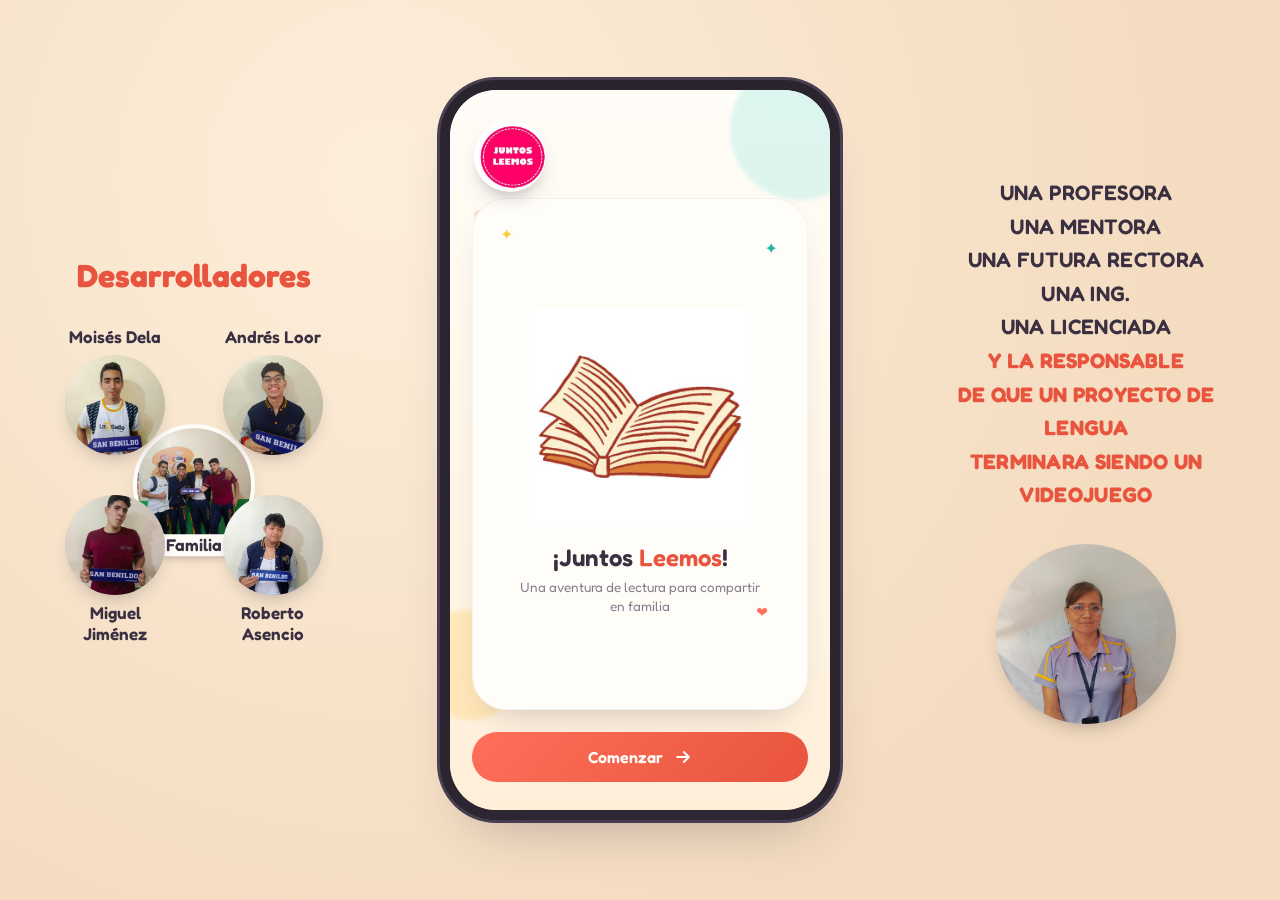
<file: index.html>
<!DOCTYPE html>
<html lang="es">
<head>
<meta charset="UTF-8">
<meta name="viewport" content="width=device-width, initial-scale=1.0">
<title>Juntos Leemos</title>
<link rel="preconnect" href="https://fonts.googleapis.com">
<link rel="preconnect" href="https://fonts.gstatic.com" crossorigin>
<link href="https://fonts.googleapis.com/css2?family=Fredoka:wght@400;500;600;700&display=swap" rel="stylesheet">
<link rel="stylesheet" href="Style.css">
</head>
<body>
  <div class="phone">

    <aside class="side-panel side-panel--left">
      <h2 class="side-panel__title">Desarrolladores</h2>
      <div class="dev-grid">
        <div class="dev-item dev-item--top">
          <span class="dev-name">Moisés Dela</span>
          <div class="avatar" style="background-image:url('img/Dela.png')"></div>
        </div>
        <div class="dev-item dev-item--top">
          <span class="dev-name">Andrés Loor</span>
          <div class="avatar" style="background-image:url('img/Andres.png')"></div>
        </div>
        <div class="dev-item">
          <div class="avatar" style="background-image:url('img/Miguel.png')"></div>
          <span class="dev-name">Miguel Jiménez</span>
        </div>
        <div class="dev-item">
          <div class="avatar" style="background-image:url('img/Roberto.png')"></div>
          <span class="dev-name">Roberto Asencio</span>
        </div>
        <div class="dev-item dev-item--family">
          <div class="avatar avatar--family" style="background-image:url('img/Familia.png')"></div>
          <span class="dev-name">Familia</span>
        </div>
      </div>
    </aside>

    <div class="screen" id="screen">

      <div class="bg-decor" aria-hidden="true">
        <span class="blob blob--1"></span>
        <span class="blob blob--2"></span>
        <span class="dot dot--1"></span>
        <span class="dot dot--2"></span>
        <span class="dot dot--3"></span>
      </div>

      <header class="logo-badge">
        <img src="Logo.png" alt="Juntos Leemos" class="logo-badge__img">
      </header>

      <main class="illustration-card">
        <span class="illustration-card__sparkle illustration-card__sparkle--1" aria-hidden="true">&#10022;</span>
        <span class="illustration-card__sparkle illustration-card__sparkle--2" aria-hidden="true">&#10022;</span>
        <span class="illustration-card__sparkle illustration-card__sparkle--3" aria-hidden="true">&#10084;</span>

        <img src="Libros.png" alt="Libro abierto" class="illustration illustration-img">

        <h1 class="illustration-card__title">&iexcl;Juntos <span>Leemos</span>!</h1>
        <p class="illustration-card__subtitle">Una aventura de lectura para compartir en familia</p>
      </main>

      <footer class="cta">
        <button class="btn-enter" id="btnEnter" type="button">
          <span>Comenzar</span>
          <svg viewBox="0 0 24 24" width="20" height="20" aria-hidden="true">
            <path d="M5 12h14M13 6l6 6-6 6" fill="none" stroke="currentColor" stroke-width="2.3" stroke-linecap="round" stroke-linejoin="round"/>
          </svg>
        </button>
      </footer>

    </div>

    <aside class="side-panel side-panel--right">
      <p class="tribute-text">
        UNA PROFESORA<br>
        UNA MENTORA<br>
        UNA FUTURA RECTORA<br>
        UNA ING.<br>
        UNA LICENCIADA<br>
        <strong>Y LA RESPONSABLE<br>
        DE QUE UN PROYECTO DE LENGUA<br>
        TERMINARA SIENDO UN VIDEOJUEGO</strong>
      </p>
      <div class="avatar avatar--large" style="background-image:url('img/Karina.png')"></div>
    </aside>

  </div>

  <script src="main.js"></script>
</body>
</html>
</file>
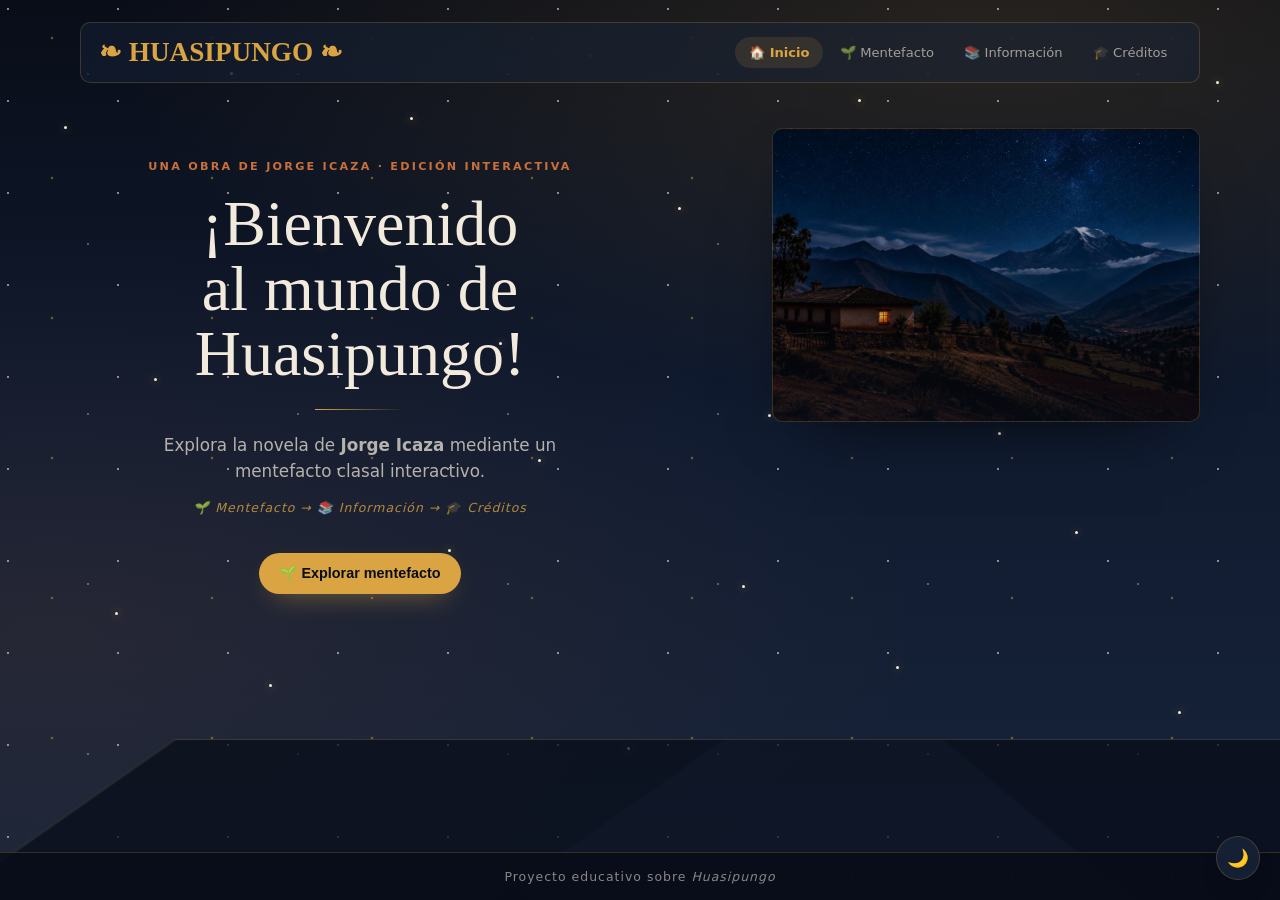
<file: juego/index.html>
<!DOCTYPE html>
<html lang="es">
<head>
  <meta charset="UTF-8" />
  <meta name="viewport" content="width=device-width, initial-scale=1.0" />
  <title>Huasipungo - Juego Interactivo</title>
  <link rel="stylesheet" href="Style.css" />
</head>
<body>
  <div class="cielo-vivo" aria-hidden="true"><span class="estrella e1"></span><span class="estrella e2"></span><span class="estrella e3"></span><span class="estrella e4"></span><span class="estrella e5"></span><span class="estrella e6"></span><span class="estrella e7"></span><span class="estrella e8"></span><span class="estrella e9"></span><span class="estrella e10"></span><span class="estrella e11"></span><span class="estrella e12"></span><span class="estrella e13"></span><span class="estrella e14"></span><span class="estrella e15"></span><span class="estrella e16"></span><span class="estrella e17"></span><span class="estrella e18"></span><span class="estrella e19"></span><span class="estrella e20"></span><span class="estrella e21"></span><span class="estrella e22"></span><span class="estrella e23"></span><span class="estrella e24"></span><i class="fugaz f1"></i><i class="fugaz f2"></i><i class="fugaz f3"></i></div>
  <!-- Botón para activar/desactivar modo noche -->
<button class="toggle-noche" id="toggle-noche" title="Activar modo noche" aria-label="Activar modo noche" aria-pressed="false">
  🌙
</button>

  <!-- ============ ENCABEZADO Y MENÚ ============ -->
  <header class="encabezado">
    <h1>❧ HUASIPUNGO ❧</h1>
    <p class="subtitulo">Juego interactivo sobre la novela de Jorge Icaza</p>
    <nav class="menu">
      <button class="boton-nav activo" data-seccion="inicio">🏠 Inicio</button>
      <button class="boton-nav" data-seccion="mentefacto">🌱 Mentefacto</button>
      <button class="boton-nav" data-seccion="informacion">📚 Información</button>
      <button class="boton-nav" data-seccion="creditos">🎓 Créditos</button>
    </nav>
  </header>

  <main class="contenedor">

    <!-- ============ INICIO ============ -->
    <section id="inicio" class="seccion activa">
      <!-- Silueta de montañas andinas -->
<div class="montanas-svg">
  <svg viewBox="0 0 1200 200" preserveAspectRatio="none">
      <!-- Capa de montañas de fondo (más clara) -->
      <path d="M0,200 L0,120 L150,40 L300,130 L450,20 L600,110 L750,50 L900,140 L1050,30 L1200,100 L1200,200 Z" fill="rgba(79,51,21,0.08)"/>
      <!-- Capa de montañas de frente (más oscura) -->
      <path d="M0,200 L0,150 L200,80 L400,160 L600,60 L800,150 L1000,70 L1200,140 L1200,200 Z" fill="rgba(138,90,43,0.15)"/>
  </svg>
</div>
      <div class="tarjeta bienvenida">
        <h2>¡Bienvenido al mundo de Huasipungo!</h2>
        <p>Explora la novela de <strong>Jorge Icaza</strong> mediante un mentefacto clasal interactivo.</p>
        <p class="recorrido">🌱 Mentefacto → 📚 Información → 🎓 Créditos</p>
        <button class="boton-primario" data-seccion="mentefacto">🌱 Explorar mentefacto</button>
      </div>
    </section>

    <!-- ============ MENTEFACTO ============ -->
    <section id="mentefacto" class="seccion">
      <h2>🌱 Mentefacto de Huasipungo</h2>
      <p class="instruccion">
        Arrastra cada ficha del triángulo Clasal hasta el círculo que le corresponde,
        o tócala para leer su contenido. Luego explora el resto del mentefacto
        tocando cada nodo.
      </p>

      <div class="triangulos">
        <!-- CLASAL (nocional) -->
        <div class="triangulo-card">
          <div class="triangulo-titulo">Clasal <span>(Sustantivos)</span></div>
          <div class="triangulo-zona">
            <div class="triangulo-forma clasal"></div>
            <div class="slot" data-slot="clasal-x1" style="top:58%; left:50%;"><span>X1</span></div>
            <div class="slot" data-slot="clasal-x2" style="top:82%; left:24%;"><span>X2</span></div>
            <div class="slot" data-slot="clasal-x3" style="top:82%; left:76%;"><span>X3</span></div>
            <div class="slot slot-fuera" data-slot="clasal-fuera" style="top:12%; left:90%;"><span>X4</span></div>
          </div>
          <div class="triangulo-base">NOVELA INDIGENISTA</div>
          <p class="triangulo-frase">¿Cuáles son novelas indigenistas?</p>
          <div class="banco-fichas" id="banco-clasal">
            <div class="ficha" data-nodo="clasal-x1">Huasipungo</div>
            <div class="ficha" data-nodo="clasal-x2">El mundo es ancho y ajeno</div>
            <div class="ficha" data-nodo="clasal-x3">Otras novelas indigenistas</div>
            <div class="ficha" data-nodo="clasal-fuera">Cien años de soledad</div>
          </div>
        </div>
      </div>

      <div class="verificacion">
        <button id="btn-verificar" class="boton-primario">✅ Verificar</button>
        <p id="feedback-verificacion" class="triangulo-frase"></p>
      </div>

      <!-- Mentefacto conceptual (estructura tipo mapa: triángulo central + recuadros) -->
      <div class="mentefacto">

        <div class="fila-mf">
          <div class="nodo nodo-tema" data-nodo="tema-central">
            <span class="etiqueta">Supraordinada</span>
            <p>Novela Indigenista</p>
          </div>
        </div>

        <div class="conector vertical conector-subida conector-flecha">↑</div>

        <div class="fila-mf fila-central-mf">
          <div class="nodo nodo-personajes" data-nodo="personajes-principales">
            <span class="etiqueta"> Caracteristicas de la novela Huasipungo</span>
            <ul>
              <li><strong>Principal:</strong> La denuncia de la deshumanización y despojo absoluto del indígena a través de la violencia explícita.</li>
             
            </ul>
          </div>

          <div class="conector horizontal conector-flecha-doble"></div>

          <div class="triangulo-mf">
            <div class="triangulo-mf-forma"></div>
            <div class="triangulo-mf-texto">
              <strong>HUASIPUNGO</strong>
              <span>Novela de<br>Jorge Icaza<br>(1934)</span>
            </div>
          </div>

          <div class="conector horizontal conector-exclusion">
            <span class="mitad">
              <span class="linea"></span>
              <span class="diagonal"></span>
            </span>
            <span class="mitad">
              <span class="diagonal"></span>
              <span class="linea"></span>
              
            </span>
          </div>

          <div class="nodo nodo-idea" data-nodo="idea-principal">
            <span class="etiqueta">Exclusora</span>
            <p>Novela Indianista. </p>
            <p> Novela Neogenista.</p>
          </div>
        </div>

        <div class="conector vertical conector-bajada"></div>

        <div class="ramas-inferior">
          <div class="rama"></div>
          <div class="rama"></div>
          <div class="rama"></div>
        </div>

        <div class="fila-mf fila-inferior-mf">
          <div class="nodo nodo-ambiente" data-nodo="ambiente">
            <span class="etiqueta">Realismo crudo y viscera</span>
            <p>  </p>
          </div>
          <div class="nodo nodo-conflicto" data-nodo="conflicto-central">
            <span class="etiqueta">Uso del lenguaje</span>
            <p> </p>
          </div>
          <div class="nodo nodo-mensaje" data-nodo="mensaje">
            <span class="etiqueta">Personaje colectivo y resistencia  </span>
            <p> </p>
          </div>
        </div>
      </div>

      <div id="detalle-nodo" class="detalle-nodo oculto" aria-live="polite">
        <h3 id="detalle-titulo"></h3>
        <div id="detalle-contenido"></div>
      </div>

      <p id="indicacion-nodo" class="instruccion">
        Toca cualquier ficha o nodo para ver su contenido.
      </p>
      <!-- Galería de personajes (tarjetas con flip) -->
      <div class="galeria-personajes">
        <h3 class="subtitulo-seccion">👥 Galería de personajes</h3>
        <p class="instruccion">Toca cada tarjeta para conocer al personaje.</p>
        <div class="tarjetas-personajes">
          <div class="tarjeta-flip" tabindex="0">
            <div class="tarjeta-flip-interior">
              <div class="tarjeta-flip-frente">
                <span class="tarjeta-flip-icono">🧔🏿</span>
                <span class="tarjeta-flip-nombre">Andrés Chiliquinga</span>
              </div>
              <div class="tarjeta-flip-reverso">
                <p>Indígena trabajador y protagonista; representa el sufrimiento y la resistencia.</p>
              </div>
            </div>
          </div>
          <div class="tarjeta-flip" tabindex="0">
            <div class="tarjeta-flip-interior">
              <div class="tarjeta-flip-frente">
                <span class="tarjeta-flip-icono">👩🏽</span>
                <span class="tarjeta-flip-nombre">Cunshi</span>
              </div>
              <div class="tarjeta-flip-reverso">
                <p>Esposa de Andrés, luchadora y sufrida.</p>
              </div>
            </div>
          </div>
          <div class="tarjeta-flip" tabindex="0">
            <div class="tarjeta-flip-interior">
              <div class="tarjeta-flip-frente">
                <span class="tarjeta-flip-icono">🎩</span>
                <span class="tarjeta-flip-nombre">Alfonso Pereira</span>
              </div>
              <div class="tarjeta-flip-reverso">
                <p>Hacendado cruel y abusivo, dueño de la hacienda.</p>
              </div>
            </div>
          </div>
          <div class="tarjeta-flip" tabindex="0">
            <div class="tarjeta-flip-interior">
              <div class="tarjeta-flip-frente">
                <span class="tarjeta-flip-icono">💼</span>
                <span class="tarjeta-flip-nombre">Mr. Chapy</span>
              </div>
              <div class="tarjeta-flip-reverso">
                <p>Inversionista estadounidense interesado en la hacienda.</p>
              </div>
            </div>
          </div>
          <div class="tarjeta-flip" tabindex="0">
            <div class="tarjeta-flip-interior">
              <div class="tarjeta-flip-frente">
                <span class="tarjeta-flip-icono">🥾</span>
                <span class="tarjeta-flip-nombre">Jacinto Quintana</span>
              </div>
              <div class="tarjeta-flip-reverso">
                <p>Capataz que vigila y castiga a los indígenas.</p>
              </div>
            </div>
          </div>
          <div class="tarjeta-flip" tabindex="0">
            <div class="tarjeta-flip-interior">
              <div class="tarjeta-flip-frente">
                <span class="tarjeta-flip-icono">⛪</span>
                <span class="tarjeta-flip-nombre">Padre Juvencio Rojano</span>
              </div>
              <div class="tarjeta-flip-reverso">
                <p>Sacerdote que justifica el orden establecido.</p>
              </div>
            </div>
          </div>
          <div class="tarjeta-flip" tabindex="0">
            <div class="tarjeta-flip-interior">
              <div class="tarjeta-flip-frente">
                <span class="tarjeta-flip-icono">✊🏽</span>
                <span class="tarjeta-flip-nombre">La indígena</span>
              </div>
              <div class="tarjeta-flip-reverso">
                <p>Símbolo del pueblo indígena explotado en su conjunto.</p>
              </div>
            </div>
          </div>
        </div>
      </div>

    </section>

    <!-- ============ INFORMACIÓN ============ -->
    <section id="informacion" class="seccion">
      <h2>📚 Sobre Huasipungo</h2>
      <div class="tarjeta info">
        <div class="dato">
          <span class="clave">Autor</span>
          <span class="valor">Jorge Icaza</span>
        </div>
        <div class="dato">
          <span class="clave">Año de publicación</span>
          <span class="valor">1934</span>
        </div>
        <div class="dato">
          <span class="clave">Género</span>
          <span class="valor">Novela de denuncia social (indigenista)</span>
        </div>
        <div class="dato bloque">
          <span class="clave">Descripción</span>
          <span class="valor">Huasipungo presenta la difícil situación de los indígenas
          ecuatorianos sometidos a explotación y condiciones de vida injustas
          dentro del sistema de hacienda.</span>
        </div>
        <div class="dato bloque">
          <span class="clave">Temas principales</span>
          <span class="valor">
            • Explotación<br>
            • Pobreza<br>
            • Racismo<br>
            • Desigualdad social<br>
            • Resistencia indígena
          </span>
        </div>
        <div class="dato bloque">
          <span class="clave">Personaje principal</span>
          <span class="valor"><strong>Andrés Chiliquinga</strong> representa el sufrimiento
          y la resistencia de los indígenas.</span>
        </div>
        <div class="dato bloque">
          <span class="clave">Sobre el autor</span>
          <span class="valor">Jorge Icaza Coronel (Quito, 1906 – 1978) fue un escritor y
          dramaturgo ecuatoriano, una de las figuras principales del indigenismo
          latinoamericano. Su obra retrata la explotación del indígena serrano bajo el
          sistema de haciendas, combinando la denuncia social con un lenguaje que
          incorpora giros populares y quichuismos.</span>
        </div>
        <div class="dato bloque">
          <span class="clave">Contexto histórico</span>
          <span class="valor">Huasipungo se publicó en 1934, en un Ecuador rural dominado
          por el latifundio y el
          <span class="tooltip" tabindex="0">concertaje<span class="texto-tooltip">Sistema de deudas heredadas que ataba al indígena y su familia al servicio de la hacienda.</span></span>:
          un sistema de deudas que ataba al indígena a la hacienda a cambio de un
          <span class="tooltip" tabindex="0">huasipungo<span class="texto-tooltip">Pequeña parcela de tierra que el hacendado entregaba al indígena a cambio de trabajo gratuito.</span></span>.
          La novela se inscribe en el indigenismo, corriente literaria de las décadas de
          1930 y 1940 que denunciaba la marginación de los pueblos originarios en los
          países andinos.</span>
        </div>
        <div class="dato bloque">
          <span class="clave">Glosario</span>
          <dl class="glosario">
            <dt>Huasipungo</dt>
            <dd>Pequeña parcela de tierra que el hacendado entregaba al indígena a cambio de trabajo gratuito.</dd>
            <dt>Concertaje</dt>
            <dd>Sistema de deudas heredadas que ataba al indígena y su familia al servicio de la hacienda.</dd>
            <dt>Longo</dt>
            <dd>Término despectivo usado en la novela para referirse al indígena.</dd>
            <dt>Mayordomo / Capataz</dt>
            <dd>Encargado de vigilar el trabajo de los indígenas y hacer cumplir las órdenes del hacendado.</dd>
            <dt>Patrón / Hacendado</dt>
            <dd>Dueño de la hacienda; ejercía control económico y social sobre los indígenas que vivían en sus tierras.</dd>
          </dl>
        </div>
      </div>
    </section>

    <!-- ============ CRÉDITOS ============ -->
    <section id="creditos" class="seccion">
      <h2>🎓 Créditos</h2>
      <div class="tarjeta info">
        <div class="dato bloque">
          <span class="clave">Autores</span>
          <span class="valor">Moisés Dela, Andrés Loor, Miguel Jiménez, Roberto Asencio</span>
        </div>
        <div class="dato">
          <span class="clave">Materia</span>
          <span class="valor">Lengua y Literatura 3A</span>
        </div>
        <div class="dato">
          <span class="clave">Docente</span>
          <span class="valor">Karina Ormaza</span>
        </div>
        <div class="dato">
          <span class="clave">Institución</span>
          <span class="valor">San Benildo La Salle</span>
        </div>
        <div class="dato">
          <span class="clave">Fecha</span>
          <span class="valor">18 de agosto de 2026</span>
        </div>
        <div class="dato bloque">
          <span class="clave">Objetivo del proyecto</span>
          <span class="valor">Servir como material de apoyo para el estudio de la novela
          <em>Huasipungo</em> de Jorge Icaza, mediante un mentefacto interactivo y una
          galería de personajes, como complemento a un juego elaborado por separado en
          RPG Maker MZ sobre la misma obra.</span>
        </div>
        <div class="dato bloque">
          <span class="clave">Fuentes consultadas</span>
          <span class="valor">
            • Icaza, Jorge. <em>Huasipungo</em>. 1934.<br>
            • Biografía de Jorge Icaza — enciclopedias y antologías de literatura ecuatoriana.<br>
            • Apuntes de cátedra de Lengua y Literatura sobre la novela indigenista.
          </span>
        </div>
      </div>
    </section>

  </main>

  <footer class="pie">Proyecto educativo sobre <em>Huasipungo</em></footer>

  <script src="main.js"></script>
</body>
</html>
</file>
<file: Style.css>
:root {
  --cream: #FFF7EC;
  --cream-2: #FFEFD9;
  --paper: #FFFDF8;
  --coral: #FF6F59;
  --coral-dark: #E8543E;
  --coral-light: #FFB199;
  --teal: #21B6A8;
  --teal-dark: #178F84;
  --teal-light: #9FE9DF;
  --yellow: #FFC94A;
  --ink: #3A3042;
  --ink-soft: #877E8F;
  --dev-avatar: clamp(100px, 7.5vw, 160px);
  --family-avatar: clamp(120px, 9.5vw, 200px);
}

* { box-sizing: border-box; }

html, body {
  margin: 0;
  padding: 0;
  height: 100%;
  font-family: 'Fredoka', 'Segoe UI', system-ui, sans-serif;
  color: var(--ink);
}

.phone {
  min-height: 100vh;
  display: flex;
  align-items: center;
  justify-content: center;
  gap: clamp(56px, 7vw, 150px);
  padding: 24px;
  background: radial-gradient(circle at 30% 20%, #FDEEDA, #F4DCC0 70%);
}

/* Paneles laterales (solo en pantallas anchas) */
.side-panel {
  display: none;
  flex-direction: column;
  align-items: center;
  gap: 32px;
  width: clamp(260px, 26vw, 440px);
  text-align: center;
}

@media (min-width: 1100px) {
  .side-panel { display: flex; }
}

.side-panel__title {
  margin: 0;
  font-size: clamp(22px, 1.6vw + 14px, 32px);
  font-weight: 700;
  color: var(--coral-dark);
}

.dev-grid {
  position: relative;
  display: grid;
  grid-template-columns: var(--dev-avatar) var(--dev-avatar);
  justify-content: center;
  gap: 40px clamp(56px, 4.5vw, 90px);
}

.dev-item {
  position: relative;
  z-index: 3;
  display: flex;
  flex-direction: column;
  align-items: center;
  gap: 8px;
  width: var(--dev-avatar);
}

.dev-name {
  max-width: 100%;
  font-size: clamp(13px, .8vw + 10px, 17px);
  font-weight: 600;
  line-height: 1.2;
  color: var(--ink);
  overflow-wrap: break-word;
}

.avatar {
  width: var(--dev-avatar);
  height: var(--dev-avatar);
  border-radius: 50%;
  background-color: var(--teal-light);
  background-size: cover;
  background-position: center;
  display: flex;
  align-items: center;
  justify-content: center;
  box-shadow: 0 10px 20px -10px rgba(58, 48, 66, .4);
}

.avatar--large {
  width: clamp(180px, 13vw, 260px);
  height: clamp(180px, 13vw, 260px);
  background-color: var(--coral-light);
}

/* Foto grupal, más grande, centrada sobre el cruce del 2x2 */
.dev-item--family {
  position: absolute;
  top: 50%;
  left: 50%;
  transform: translate(-50%, -50%);
  z-index: 2;
}

.avatar--family {
  width: var(--family-avatar);
  height: var(--family-avatar);
  background-color: var(--yellow);
  border: 4px solid var(--paper);
}

.dev-item--family .dev-name {
  position: absolute;
  bottom: -10px;
  left: 50%;
  transform: translateX(-50%);
  white-space: nowrap;
  padding: 1px 10px;
  border-radius: 999px;
  background: var(--paper);
  box-shadow: 0 4px 10px -4px rgba(58, 48, 66, .35);
}

.tribute-text {
  margin: 0;
  font-size: clamp(15px, .7vw + 12px, 21px);
  font-weight: 600;
  line-height: 1.6;
  letter-spacing: .3px;
  color: var(--ink);
}

.tribute-text strong {
  color: var(--coral-dark);
}

.screen {
  position: relative;
  width: 100%;
  max-width: 380px;
  min-height: 720px;
  display: flex;
  flex-direction: column;
  padding: 30px 22px 28px;
  border-radius: 46px;
  overflow: hidden;
  background: linear-gradient(180deg, var(--paper) 0%, var(--cream-2) 100%);
  box-shadow:
    0 30px 60px -22px rgba(58, 48, 66, .4),
    0 0 0 10px #2b2530,
    0 0 0 13px #4a4053;
  animation: screenEnter .5s ease both;
}

.screen--leaving {
  animation: screenLeave .5s ease forwards;
}

.bg-decor {
  position: absolute;
  inset: 0;
  overflow: hidden;
  pointer-events: none;
  z-index: 0;
}

.blob {
  position: absolute;
  border-radius: 50%;
  filter: blur(2px);
  opacity: .35;
  animation: blobFloat 9s ease-in-out infinite;
}

.blob--1 {
  width: 140px;
  height: 140px;
  background: var(--teal-light);
  top: -30px;
  right: -40px;
}

.blob--2 {
  width: 110px;
  height: 110px;
  background: var(--yellow);
  opacity: .25;
  bottom: 90px;
  left: -35px;
  animation-delay: 1.4s;
  animation-duration: 11s;
}

.dot {
  position: absolute;
  border-radius: 50%;
  background: var(--coral-light);
  opacity: .4;
  animation: sparkleTwinkle 3s ease-in-out infinite;
}

.dot--1 { width: 10px; height: 10px; top: 120px; left: 24px; }
.dot--2 { width: 7px; height: 7px; top: 200px; right: 30px; animation-delay: .6s; background: var(--teal); }
.dot--3 { width: 8px; height: 8px; bottom: 160px; right: 60px; animation-delay: 1.2s; background: var(--yellow-dark, var(--yellow)); }

/* Logo badge */
.logo-badge {
  position: relative;
  z-index: 2;
  align-self: flex-start;
  display: inline-flex;
  align-items: center;
  margin-bottom: -20px;
  margin-left: 2px;
  opacity: 0;
  animation: fadeDown .6s ease .1s forwards;
}

.logo-badge__img {
  width: 72px;
  height: 72px;
  object-fit: contain;
  border-radius: 50%;
  box-shadow: 0 10px 20px -10px rgba(58, 48, 66, .5);
}

/* Illustration card */
.illustration-card {
  position: relative;
  z-index: 1;
  flex: 1;
  margin-top: 26px;
  padding: 40px 22px 26px;
  display: flex;
  flex-direction: column;
  align-items: center;
  justify-content: center;
  text-align: center;
  gap: 6px;
  background: var(--paper);
  border-radius: 34px;
  box-shadow: inset 0 0 0 1px rgba(58, 48, 66, .05), 0 18px 34px -20px rgba(58, 48, 66, .3);
  opacity: 0;
  transform: scale(.9) translateY(10px);
  animation: popIn .6s cubic-bezier(.34,1.56,.64,1) .3s forwards;
}

.illustration-card__sparkle {
  position: absolute;
  color: var(--yellow);
  font-size: 16px;
  animation: sparkleTwinkle 2.4s ease-in-out infinite;
}

.illustration-card__sparkle--1 { top: 26px; left: 28px; }
.illustration-card__sparkle--2 { top: 40px; right: 30px; color: var(--teal); animation-delay: .5s; }
.illustration-card__sparkle--3 { bottom: 90px; right: 40px; color: var(--coral); font-size: 14px; animation-delay: 1s; }

.illustration {
  width: 100%;
  max-width: 260px;
  height: auto;
  margin-bottom: 6px;
}

.illustration-img {
  max-width: 220px;
  object-fit: contain;
}

.illustration-card__title {
  margin: 4px 0 0;
  font-size: 24px;
  font-weight: 600;
  color: var(--ink);
}

.illustration-card__title span {
  color: var(--coral-dark);
}

.illustration-card__subtitle {
  margin: 0;
  max-width: 240px;
  font-size: 13.5px;
  color: var(--ink-soft);
  line-height: 1.4;
}

/* CTA */
.cta {
  position: relative;
  z-index: 1;
  margin-top: 22px;
  opacity: 0;
  animation: fadeUp .6s ease .9s forwards;
}

.btn-enter {
  position: relative;
  overflow: hidden;
  width: 100%;
  display: flex;
  align-items: center;
  justify-content: center;
  gap: 10px;
  padding: 15px 20px;
  font-family: inherit;
  font-size: 16px;
  font-weight: 600;
  color: var(--paper);
  background: linear-gradient(135deg, var(--coral), var(--coral-dark));
  border: none;
  border-radius: 999px;
  cursor: pointer;
  transition: transform .15s ease;
  animation: pulseGlow 2.2s ease-in-out infinite alternate;
}

.btn-enter:hover { transform: translateY(-2px); }
.btn-enter:active { transform: scale(.96); }

.btn-enter__ripple {
  position: absolute;
  width: 10px;
  height: 10px;
  border-radius: 50%;
  background: rgba(255, 255, 255, .55);
  transform: translate(-50%, -50%) scale(0);
  animation: rippleOut .6s ease-out forwards;
  pointer-events: none;
}

/* Keyframes */
@keyframes screenEnter {
  from { opacity: 0; transform: scale(.97); }
  to { opacity: 1; transform: scale(1); }
}

@keyframes screenLeave {
  to { opacity: 0; transform: scale(.96); }
}

@keyframes fadeDown {
  from { opacity: 0; transform: translateY(-16px); }
  to { opacity: 1; transform: translateY(0); }
}

@keyframes fadeUp {
  from { opacity: 0; transform: translateY(20px); }
  to { opacity: 1; transform: translateY(0); }
}

@keyframes popIn {
  0% { opacity: 0; transform: scale(.88) translateY(12px); }
  70% { opacity: 1; }
  100% { opacity: 1; transform: scale(1) translateY(0); }
}

@keyframes sparkleTwinkle {
  0%, 100% { opacity: .25; transform: scale(.75); }
  50% { opacity: 1; transform: scale(1.1); }
}

@keyframes blobFloat {
  0%, 100% { transform: translate(0, 0) scale(1); }
  50% { transform: translate(8px, -12px) scale(1.06); }
}

@keyframes pulseGlow {
  from { box-shadow: 0 10px 22px -8px rgba(232, 84, 62, .55); }
  to { box-shadow: 0 16px 32px -6px rgba(232, 84, 62, .85); }
}

@keyframes rippleOut {
  to { transform: translate(-50%, -50%) scale(18); opacity: 0; }
}

@media (prefers-reduced-motion: reduce) {
  *, *::before, *::after {
    animation-duration: .01ms !important;
    animation-iteration-count: 1 !important;
    transition-duration: .01ms !important;
  }
}
</file>
<file: juego/Style.css>
/* ============ VARIABLES Y BASE ============ */
:root{
  --tierra:#8a5a2b;
  --tierra-oscura:#4f3315;
  --barro:#c96f3a;
  --verde:#4e6b3a;
  --verde-oscuro:#31481f;
  --dorado:#d9a441;
  --crema:#f6efe1;
  --papel:#fffdf6;
  --tinta:#33261a;
  --correcto:#2e7d32;
  --incorrecto:#b3402e;
  /* roles: texto/líneas, acento de texto, superficies oscuras, texto sobre dorado */
  --titulo:#4f3315;
  --acento:#a4531f;
  --fondo-oscuro:#4f3315;
  --sobre-dorado:#4f3315;
  --luz:rgba(255,236,190,.55);
}

*{ margin:0; padding:0; box-sizing:border-box; }

body{
  font-family: Georgia, "Times New Roman", serif;
  background: linear-gradient(160deg, #f6efe1 0%, #eadfc8 55%, #e0cfae 100%);
  color: var(--tinta);
  min-height:100vh;
  display:flex;
  flex-direction:column;
}

/* ============ ENCABEZADO ============ */
.encabezado{
  position:relative; overflow:hidden;
  background: linear-gradient(135deg, var(--tierra-oscura), var(--tierra));
  color: var(--crema);
  text-align:center;
  padding: 1.6rem 1rem 1.2rem;
  box-shadow: 0 4px 14px rgba(0,0,0,.25);
}
/* luz cálida de sol andino desde la esquina superior */
.encabezado::after{
  content:""; position:absolute; inset:0; pointer-events:none;
  background:radial-gradient(ellipse 60% 120% at 15% -20%, var(--luz), transparent 70%);
}
.encabezado > *{ position:relative; z-index:1; }
.encabezado h1{ text-shadow:0 2px 8px rgba(0,0,0,.35); }
.encabezado h1{ letter-spacing:2px; font-size:2rem; }
.subtitulo{ opacity:.9; margin-top:.3rem; font-style:italic; }

.menu{
  display:flex; justify-content:center; flex-wrap:wrap;
  gap:.6rem; margin-top:1rem;
}
.boton-nav{
  font-family:inherit; font-size:1rem;
  border:2px solid rgba(246,239,225,.55);
  background:transparent; color:var(--crema);
  padding:.45rem 1.1rem; border-radius:999px;
  cursor:pointer; transition:.25s;
}
.boton-nav:hover{ background:rgba(255,255,255,.15); transform:translateY(-2px); }
.boton-nav.activo{
  background:var(--dorado); color:var(--sobre-dorado);
  border-color:var(--dorado); font-weight:bold;
}

/* ============ SECCIONES ============ */
.contenedor{ width:min(1300px, 94%); margin:1.6rem auto; flex:1; }

.seccion{ display:none; }
.seccion.activa{ display:block; animation:aparecer .4s ease; }
@keyframes aparecer{ from{opacity:0; transform:translateY(12px);} to{opacity:1; transform:none;} }

.seccion > h2{ text-align:center; color:var(--titulo); margin-bottom:.4rem; }
.instruccion{ text-align:center; margin:.6rem 0 1.2rem; font-style:italic; opacity:.85; }

.tarjeta{
  background:var(--papel);
  border:1px solid rgba(79,51,21,.18);
  border-radius:14px;
  box-shadow:inset 0 1px 0 rgba(255,255,255,.7), 0 1px 2px rgba(79,51,21,.08), 0 10px 24px -8px rgba(79,51,21,.22);
  padding:1.6rem;
  margin-top:1rem;
}
.bienvenida{ text-align:center; }
.bienvenida h2{ color:var(--titulo); margin-bottom:.8rem; }
.bienvenida p{ margin-bottom:.8rem; line-height:1.6; }
.recorrido{
  font-size:.85rem; font-style:italic; opacity:.8;
  letter-spacing:.3px;
}

.boton-primario{
  font-family:inherit; font-size:1.05rem;
  background:linear-gradient(135deg, #b85c2a, var(--tierra));
  color:#fff; border:none; border-radius:999px;
  padding:.7rem 1.8rem; cursor:pointer;
  box-shadow:inset 0 1px 0 rgba(255,255,255,.25), 0 4px 10px rgba(0,0,0,.2);
  transition:.25s; margin-top:.6rem;
}
.boton-primario:hover{ transform:translateY(-2px); box-shadow:inset 0 1px 0 rgba(255,255,255,.25), 0 8px 18px -4px rgba(185,92,42,.55); }
.boton-primario:active{ transform:translateY(0) scale(.97); }

.boton-secundario{
  background:transparent; color:var(--titulo);
  border:2px solid var(--tierra); box-shadow:none;
  margin-left:.6rem;
}
.boton-secundario:hover{ background:rgba(138,90,43,.1); box-shadow:none; }

.boton-chico{
  display:block; margin:0 auto 1rem; padding:.35rem 1rem;
  font-size:.85rem;
}

.oculto{ display:none !important; }

/* foco visible para teclado en todos los elementos interactivos */
button:focus-visible, .nodo:focus-visible, .ficha:focus-visible,
.tarjeta-flip:focus-visible, .tooltip:focus-visible{
  outline:3px solid var(--dorado); outline-offset:3px;
}

/* ============ MENTEFACTO (triángulos nocionales) ============ */
.triangulos{
  display:flex; justify-content:center; align-items:stretch;
  gap:1.4rem; flex-wrap:wrap; margin-top:1rem;
}

.triangulo-card{
  position:relative;
  flex:1 1 260px; max-width:320px;
  background:var(--papel); border-radius:14px;
  padding:1.1rem 1rem; text-align:center;
  box-shadow:0 6px 18px rgba(79,51,21,.15);
}

.triangulo-titulo{ font-weight:bold; color:var(--titulo); margin-bottom:.7rem; }
.triangulo-titulo span{
  display:block; font-size:.75rem; font-style:italic;
  font-weight:normal; opacity:.75; margin-top:.15rem;
}

.triangulo-zona{ position:relative; width:100%; max-width:250px; height:190px; margin:0 auto; }

.triangulo-forma{
  position:absolute; inset:0;
  clip-path: polygon(50% 4%, 4% 96%, 96% 96%);
}
.triangulo-forma.clasal{ background:var(--verde-oscuro); }

/* zonas de destino (dianas) dentro del triángulo */
.slot{
  position:absolute; transform:translate(-50%,-50%);
  width:44px; height:44px; border-radius:10px;
  display:flex; align-items:center; justify-content:center;
  border:2px dashed rgba(255,255,255,.6);
  color:rgba(255,255,255,.75); font-weight:bold; font-size:.8rem;
  z-index:1; pointer-events:auto;
}
.slot-fuera{ border-color:rgba(179,64,46,.75); color:var(--titulo); }
.slot.correcto{ border-color:var(--correcto); border-style:solid; }
.slot.incorrecto{ border-color:var(--incorrecto); border-style:solid; }

/* fichas arrastrables */
.ficha{
  width:82px; min-height:2.4rem;
  display:flex; align-items:center; justify-content:center;
  padding:.3rem .4rem; border-radius:10px;
  background:var(--dorado); color:var(--sobre-dorado);
  font-weight:600; font-size:.68rem; line-height:1.15; text-align:center;
  border:2px solid #fff; box-shadow:0 3px 8px rgba(0,0,0,.25);
  cursor:grab; user-select:none; touch-action:none;
  transition:box-shadow .2s, background .2s, color .2s;
}
.ficha.en-slot{ position:absolute; z-index:5; }
.ficha.arrastrando{ cursor:grabbing; box-shadow:0 8px 18px rgba(0,0,0,.35); opacity:.95; }
.ficha.correcto{ background:var(--correcto); color:#fff; }
.ficha.incorrecto{ background:var(--incorrecto); color:#fff; }

.banco-fichas{
  display:flex; flex-wrap:wrap; justify-content:center;
  gap:.5rem; margin-top:1rem; padding-top:.8rem;
  border-top:1px dashed rgba(79,51,21,.25);
  min-height:2.6rem;
}

.triangulo-base{
  margin-top:.8rem; font-weight:bold; color:var(--titulo);
  background:rgba(217,164,65,.25);
  padding:.4rem 1rem; border-radius:999px; letter-spacing:.5px;
}
.triangulo-frase{ margin-top:.6rem; font-size:.9rem; font-style:italic; line-height:1.5; }

/* botón y resultado de verificación */
.verificacion{ text-align:center; margin-top:1.6rem; }
#feedback-verificacion{ margin-top:.7rem; font-weight:bold; font-style:normal; }

/* ============ MENTEFACTO CONCEPTUAL (triángulo central + recuadros) ============ */
.mentefacto{
  margin-top:2rem;
  display:flex; flex-direction:column; align-items:center;
  gap:.2rem;
}
.fila-mf{
  display:flex; justify-content:center; align-items:stretch;
  gap:1.2rem; flex-wrap:wrap; width:100%;
}
.fila-central-mf{ align-items:center; }

.conector.vertical{
  width:3px; height:28px; margin:0 auto;
  background:var(--titulo); border-radius:2px;
}
.conector.horizontal{
  width:34px; height:3px; align-self:center;
  background:var(--titulo); border-radius:2px;
  flex:0 0 auto;
}

/* conectores tipo flecha (sin barra), notación de mentefacto */
.conector.conector-flecha{
  height:auto; margin:0; background:none;
  align-self:center;
  display:flex; align-items:center; justify-content:center;
  font-size:2.4rem; line-height:1; color:var(--titulo);
  font-weight:bold;
}
.conector.vertical.conector-flecha{
  width:100%; margin:0 auto;
}

/* conector de doble flecha "<->" como una sola línea, pegada al triángulo */
.conector.conector-flecha-doble{
  position:relative;
  width:140px; height:3px; align-self:center;
  background:var(--titulo); border-radius:0;
  flex:0 0 auto; margin:0 -8px;
}
.conector.conector-flecha-doble::before,
.conector.conector-flecha-doble::after{
  content:""; position:absolute; top:50%; width:0; height:0;
  border-top:6px solid transparent; border-bottom:6px solid transparent;
  transform:translateY(-50%);
}
.conector.conector-flecha-doble::before{
  left:-8px; border-right:9px solid var(--titulo);
}
.conector.conector-flecha-doble::after{
  right:-8px; border-left:9px solid var(--titulo);
}

/* conector de exclusión: "-/ /-" línea+diagonal, espacio, diagonal+línea */
.conector.conector-exclusion{
  width:102px; height:34px; background:none;
  display:flex; align-items:center; justify-content:space-between;
}
.conector-exclusion .mitad{
  display:flex; align-items:center; gap:2px;
}
.conector-exclusion .linea{
  width:18px; height:3px; border-radius:2px;
  background:var(--titulo);
  flex:0 0 auto;
}
.conector-exclusion .mitad:first-child .linea{
  width:44px;
}
.conector-exclusion .diagonal{
  width:3px; height:28px; border-radius:2px;
  background:var(--titulo);
  transform:rotate(25deg);
  flex:0 0 auto;
}

/* rama que baja del triángulo y se abre hacia los tres recuadros inferiores */
.ramas-inferior{
  position:relative;
  display:flex; gap:1.2rem; width:100%;
  height:20px; margin:0 auto;
}
.ramas-inferior::before{
  content:""; position:absolute; left:10%; right:10%; top:0;
  height:3px; background:var(--titulo); border-radius:2px;
}
.ramas-inferior .rama{ flex:1 1 220px; max-width:300px; position:relative; }
.ramas-inferior .rama::before{
  content:""; position:absolute; left:50%; top:0; bottom:0; width:3px;
  background:var(--titulo); transform:translateX(-50%);
}

.nodo{
  flex:1 1 220px; max-width:300px;
  background:var(--papel);
  border:2.5px solid currentColor;
  border-radius:14px;
  padding:1rem 1.1rem; text-align:left; cursor:pointer;
  box-shadow:0 4px 10px rgba(79,51,21,.15);
  transition:.25s;
}
.nodo:hover{ transform:translateY(-4px); box-shadow:0 10px 22px -6px color-mix(in srgb, currentColor 45%, transparent); }
.nodo.activo{ transform:scale(1.03); box-shadow:0 0 0 4px color-mix(in srgb, var(--dorado) 35%, transparent), 0 10px 24px -6px rgba(79,51,21,.3); border-color:var(--dorado); }

.etiqueta{
  display:block; font-weight:bold; font-size:1rem;
  letter-spacing:.3px; margin-bottom:.5rem; color:currentColor;
}
.nodo p, .nodo ul{ color:var(--tinta); font-size:.92rem; line-height:1.55; }
.nodo ul{ margin-left:1.1rem; }
.nodo li{ margin-bottom:.25rem; }

.nodo-tema{ color:#2f6d3a; }
.nodo-personajes{ color:#2f5fa8; }
.nodo-idea{ color:#7a4fb5; }
.nodo-ambiente{ color:#b35f10; }
.nodo-conflicto{ color:#217a73; }
.nodo-mensaje{ color:#b3404e; }

/* triángulo central */
.triangulo-mf{
  position:relative;
  flex:0 0 auto; width:380px; height:340px;
}
.triangulo-mf-forma{
  position:absolute; inset:0;
  background:
    linear-gradient(180deg, rgba(45,26,10,0) 55%, rgba(45,26,10,.88) 100%),
    url('../img/Huasipungo.jpg') center/cover no-repeat;
  clip-path: polygon(50% 4%, 4% 96%, 96% 96%);
  filter: drop-shadow(0 5px 10px rgba(79,51,21,.3)) brightness(.95);
  transition: filter .4s ease;
}
.triangulo-mf:hover .triangulo-mf-forma{ filter: drop-shadow(0 8px 18px rgba(217,164,65,.45)) brightness(1.05); }
.triangulo-mf-texto{
  position:relative; z-index:1;
  height:100%; display:flex; flex-direction:column;
  align-items:center; justify-content:flex-end;
  text-align:center; color:var(--crema); padding-bottom:1.6rem;
}
.triangulo-mf-texto strong{ font-size:1.3rem; letter-spacing:1px; margin-bottom:.3rem; text-shadow:0 2px 6px rgba(0,0,0,.75); }
.triangulo-mf-texto span{ font-size:.9rem; font-style:italic; line-height:1.3; text-shadow:0 1px 4px rgba(0,0,0,.75); }

.detalle-nodo{
  background:var(--papel);
  border:2px dashed var(--tierra);
  border-radius:14px;
  padding:1.4rem; margin-top:1.4rem;
  animation:aparecer .35s ease;
}
.detalle-nodo h3{ color:var(--acento); margin-bottom:.7rem; }
.detalle-nodo p{ line-height:1.6; margin-bottom:.6rem; }
.detalle-nodo ul{ margin:.4rem 0 .4rem 1.4rem; line-height:1.7; }

/* ============ INFORMACIÓN ============ */
.info .dato{
  display:flex; justify-content:space-between; gap:1rem;
  padding:.8rem 0; border-bottom:1px solid rgba(79,51,21,.15);
  text-align:right;
}
.info .dato:last-child{ border-bottom:none; }
.info .clave{ font-weight:bold; color:var(--acento); text-align:left; min-width:180px; }
.info .valor{ line-height:1.6; }
.info .dato.bloque{ flex-direction:column; text-align:left; }
.info .dato.bloque .valor{ margin-top:.3rem; }

.glosario{ margin-top:.3rem; }
.glosario dt{
  font-weight:bold; color:var(--acento);
  margin-top:.6rem;
}
.glosario dt:first-child{ margin-top:0; }
.glosario dd{
  margin:.15rem 0 0 0; line-height:1.6;
}

/* ============ PIE ============ */
.pie{
  text-align:center; padding:1rem;
  background:var(--fondo-oscuro); color:var(--crema);
  margin-top:2rem;
}

/* ============ RESPONSIVE ============ */
@media (max-width: 640px){
  .triangulo-card{ max-width:100%; }
  .fila-central-mf{ flex-direction:column; align-items:center; }
  .nodo, .triangulo-mf{ max-width:100%; }
  .conector.horizontal{ width:3px; height:20px; }
  .ramas-inferior{ display:none; }
  .info .dato{ flex-direction:column; text-align:left; }
}
/* ============ ANIMACIONES DE FEEDBACK (MENTEFACTO) ============ */
@keyframes shake-ficha {
  0%, 100% { margin-left: 0; }
  20%, 60% { margin-left: -6px; }
  40%, 80% { margin-left: 6px; }
}
@keyframes glow-ficha {
  0%, 100% { box-shadow: 0 3px 8px rgba(0,0,0,.25), 0 0 0 0 rgba(46, 125, 50, 0.8); }
  50% { box-shadow: 0 3px 8px rgba(0,0,0,.25), 0 0 15px 5px rgba(46, 125, 50, 0.5); }
}

/* Aplicamos las animaciones a las fichas cuando el JS les pone la clase correcto/incorrecto */
.ficha.incorrecto { 
  animation: shake-ficha 0.5s ease; 
}
.ficha.correcto { 
  animation: glow-ficha 1.4s ease 2; 
}

/* ============ FONDO DE MONTAÑAS (BIENVENIDA) ============ */
.bienvenida {
  position: relative;
  overflow: hidden; /* Oculta las montañas si se salen del contenedor */
  padding-bottom: 4rem; /* Espacio extra abajo para que no tape el texto */
}
.montanas-svg {
  position: absolute;
  bottom: 0; left: 0;
  width: 100%; height: 160px;
  pointer-events: none; /* Permite hacer clic a través de las montañas */
  z-index: 0;
}
/* Aseguramos que el texto y botones estén por encima de las montañas */
.bienvenida > *:not(.montanas-svg) {
  position: relative;
  z-index: 1;
}
/* ============ TOOLTIPS INTERACTIVOS ============ */
.tooltip {
  position: relative;
  border-bottom: 2px dotted var(--acento);
  cursor: help;
  color: var(--titulo);
  font-weight: bold;
  transition: color 0.2s;
}
.tooltip:hover {
  color: var(--dorado);
}
.tooltip .texto-tooltip {
  visibility: hidden;
  opacity: 0;
  width: 240px;
  background: var(--fondo-oscuro);
  color: var(--crema);
  text-align: center;
  border-radius: 8px;
  padding: 10px 12px;
  position: absolute;
  z-index: 100;
  bottom: 130%;
  left: 50%;
  transform: translateX(-50%);
  transition: opacity 0.3s, visibility 0.3s, transform 0.3s;
  font-size: 0.85rem;
  font-weight: normal;
  line-height: 1.4;
  box-shadow: 0 6px 15px rgba(0,0,0,0.3);
  pointer-events: none;
}
/* Flechita hacia abajo del tooltip */
.tooltip .texto-tooltip::after {
  content: "";
  position: absolute;
  top: 100%;
  left: 50%;
  margin-left: -6px;
  border-width: 6px;
  border-style: solid;
  border-color: var(--fondo-oscuro) transparent transparent transparent;
}
/* Mostrar al pasar el mouse o hacer clic (en móviles) */
.tooltip:hover .texto-tooltip, 
.tooltip:focus .texto-tooltip,
.tooltip:active .texto-tooltip {
  visibility: visible;
  opacity: 1;
  transform: translateX(-50%) translateY(-4px);
}
/* ============ CONFETI / POLVO ANDINO ============ */
.particula {
  position: fixed;
  width: 8px;
  height: 8px;
  border-radius: 50%;
  pointer-events: none; /* Permite hacer clic a través de las partículas */
  z-index: 9999;
  animation: explotar-polvo 0.8s ease-out forwards;
}
@keyframes explotar-polvo {
  0% { transform: translate(0, 0) scale(1); opacity: 1; }
  100% { transform: translate(var(--tx), var(--ty)) scale(0); opacity: 0; }
}

/* ============ MODO NOCHE (HACIENDA DE NOCHE) ============ */
/* Botón toggle flotante */
.toggle-noche {
  position: fixed;
  bottom: 20px;
  right: 20px;
  width: 56px;
  height: 56px;
  border-radius: 50%;
  background: linear-gradient(135deg, var(--dorado), var(--barro));
  border: 3px solid var(--crema);
  cursor: pointer;
  box-shadow: 0 4px 15px rgba(0,0,0,0.3);
  display: flex;
  align-items: center;
  justify-content: center;
  font-size: 1.6rem;
  transition: all 0.3s ease;
  z-index: 1000;
}
.toggle-noche:hover {
  transform: scale(1.1) rotate(15deg);
  box-shadow: 0 6px 20px rgba(0,0,0,0.4);
}

/* Variables para modo oscuro */
body.modo-noche {
  --tierra: #3a4a5c;
  --tierra-oscura: #1a2332;
  --barro: #5a6b7c;
  --verde: #2d4a3e;
  --verde-oscuro: #1a2f28;
  --dorado: #c9a961;
  --crema: #e8e4d8;
  --papel: #2a3441;
  --tinta: #d4d0c8;
  --correcto: #4a8c5c;
  --incorrecto: #b85c5c;
  --titulo: #eadcbc;
  --acento: #e6b57a;
  --fondo-oscuro: #141b26;
  --luz: rgba(201,169,97,.18);
}

/* Ajustes específicos para modo noche */
body.modo-noche {
  background: linear-gradient(160deg, #1a2332 0%, #2a3441 55%, #1f2937 100%);
}

body.modo-noche .encabezado {
  background: linear-gradient(135deg, #0f1419, #1a2332);
  box-shadow: 0 4px 14px rgba(0,0,0,0.5);
}

body.modo-noche .boton-primario {
  background: linear-gradient(135deg, #c9a961, #9c7d3c);
  color: #1a2332;
}

body.modo-noche .triangulo-card,
body.modo-noche .detalle-nodo {
  box-shadow: 0 6px 18px rgba(0,0,0,.4);
}

body.modo-noche .tarjeta {
  background: #2a3441;
  border-color: rgba(201, 169, 97, 0.2);
  box-shadow: inset 0 1px 0 rgba(255,255,255,.05), 0 10px 24px -8px rgba(0,0,0,.6);
}

body.modo-noche .nodo {
  background: #2a3441;
  box-shadow: 0 4px 10px rgba(0,0,0,0.4);
}

body.modo-noche .nodo:hover {
  box-shadow: 0 8px 16px rgba(0,0,0,0.5);
}

/* nodos del mentefacto: tonos claros legibles sobre fondo oscuro */
body.modo-noche .nodo-tema{ color:#7fc58b; }
body.modo-noche .nodo-personajes{ color:#86aef0; }
body.modo-noche .nodo-idea{ color:#bf9df0; }
body.modo-noche .nodo-ambiente{ color:#f0a95e; }
body.modo-noche .nodo-conflicto{ color:#6fd1c7; }
body.modo-noche .nodo-mensaje{ color:#f08c98; }

body.modo-noche .slot-fuera { color: #f0b0a4; }

body.modo-noche .pie {
  background: #0f1419;
}

body.modo-noche .montanas-svg path:first-child {
  fill: rgba(201, 169, 97, 0.05);
}

body.modo-noche .montanas-svg path:last-child {
  fill: rgba(201, 169, 97, 0.08);
}

/* Efecto de "luna" en el encabezado */
body.modo-noche .encabezado::before {
  content: "";
  position: absolute;
  top: 20px;
  right: 40px;
  width: 40px;
  height: 40px;
  background: radial-gradient(circle, #c9a961 0%, transparent 70%);
  border-radius: 50%;
  opacity: 0.6;
  animation: brillo-luna 3s ease-in-out infinite;
  z-index: 1;
}

@keyframes brillo-luna {
  0%, 100% { opacity: 0.6; transform: scale(1); }
  50% { opacity: 0.8; transform: scale(1.05); }
}

/* Estrellas sutiles en el fondo */
body.modo-noche::before {
  content: "";
  position: fixed;
  top: 0;
  left: 0;
  width: 100%;
  height: 100%;
  background-image: 
      radial-gradient(2px 2px at 20% 30%, rgba(255,255,255,0.3), transparent),
      radial-gradient(2px 2px at 60% 70%, rgba(255,255,255,0.2), transparent),
      radial-gradient(1px 1px at 50% 50%, rgba(255,255,255,0.4), transparent),
      radial-gradient(1px 1px at 80% 10%, rgba(255,255,255,0.3), transparent),
      radial-gradient(2px 2px at 90% 60%, rgba(255,255,255,0.2), transparent);
  background-size: 200% 200%;
  pointer-events: none;
  z-index: -1;
  animation: estrellas-parpadeo 4s ease-in-out infinite;
}

@keyframes estrellas-parpadeo {
  0%, 100% { opacity: 0.5; }
  50% { opacity: 0.8; }
}


/* ============ GALERÍA DE PERSONAJES (TARJETAS FLIP) ============ */
.galeria-personajes{ margin-top:2.4rem; text-align:center; }
.subtitulo-seccion{ color:var(--titulo); margin-bottom:.3rem; }

.tarjetas-personajes{
  display:flex; flex-wrap:wrap; justify-content:center;
  gap:1rem; margin-top:1rem;
}

.tarjeta-flip{
  width:150px; height:170px;
  perspective:900px; cursor:pointer;
}
.tarjeta-flip-interior{
  position:relative; width:100%; height:100%;
  transition:transform .6s;
  transform-style:preserve-3d;
}
.tarjeta-flip.volteada .tarjeta-flip-interior{ transform:rotateY(180deg); }
.tarjeta-flip{ transition:transform .25s ease; }
.tarjeta-flip:hover{ transform:translateY(-4px); }
.tarjeta-flip:hover .tarjeta-flip-frente{ border-color:var(--dorado); box-shadow:0 10px 20px -6px rgba(217,164,65,.5); }

.tarjeta-flip-frente, .tarjeta-flip-reverso{
  position:absolute; inset:0;
  backface-visibility:hidden;
  border-radius:14px;
  display:flex; flex-direction:column; align-items:center; justify-content:center;
  padding:.9rem; text-align:center;
  box-shadow:0 4px 10px rgba(79,51,21,.18);
}
.tarjeta-flip-frente{
  background:var(--papel); border:2px solid var(--tierra);
}
.tarjeta-flip-icono{ font-size:2.3rem; margin-bottom:.4rem; }
.tarjeta-flip-nombre{ font-weight:bold; color:var(--titulo); font-size:.92rem; line-height:1.3; }

.tarjeta-flip-reverso{
  background:var(--fondo-oscuro); color:var(--crema);
  transform:rotateY(180deg);
  font-size:.82rem; line-height:1.4;
}


/* ============ MOVIMIENTO REDUCIDO ============ */
@media (prefers-reduced-motion: reduce){
  *, *::before, *::after{
    animation-duration:.01ms !important;
    animation-iteration-count:1 !important;
    transition-duration:.01ms !important;
  }
}

/* ===== REDISEÑO EDITORIAL NOCTURNO ===== */
:root{
  --tierra:#18243a; --tierra-oscura:#090d18; --barro:#c96f3a;
  --verde:#6f8f78; --verde-oscuro:#243f34; --dorado:#d9a441;
  --crema:#f2eadc; --papel:#111a2b; --tinta:#e8e5de;
  --titulo:#f2eadc; --acento:#e7b557; --fondo-oscuro:#070b13;
  --sobre-dorado:#090d18; --luz:rgba(217,164,65,.16);
  --vidrio:rgba(24,36,58,.64); --linea:rgba(217,164,65,.22);
}
html{ background:var(--tierra-oscura); }
body, body.modo-noche{
  font-family:"Work Sans",system-ui,sans-serif;
  background:
    radial-gradient(120% 70% at 78% 4%, rgba(217,164,65,.14), transparent 58%),
    radial-gradient(110% 70% at 4% 70%, rgba(201,111,58,.10), transparent 62%),
    linear-gradient(180deg,#090d18 0%,#101b30 48%,#18243a 100%);
  background-attachment:fixed; color:var(--tinta); overflow-x:hidden;
}
body::before, body.modo-noche::before{
  content:""; position:fixed; inset:0; z-index:0; pointer-events:none; opacity:.74;
  background-image:
    radial-gradient(circle at 8px 9px,rgba(242,234,220,.75) 0 1px,transparent 1.5px),
    radial-gradient(circle at 52px 38px,rgba(217,164,65,.6) 0 1px,transparent 1.7px),
    radial-gradient(circle at 88px 74px,rgba(242,234,220,.44) 0 1px,transparent 1.5px);
  background-size:110px 92px,160px 140px,210px 170px;
  animation:cielo-desplaza 36s linear infinite;
}
body::after{ content:""; position:fixed; left:-8%; right:-8%; bottom:-2px; height:18vh; z-index:0; pointer-events:none; opacity:.75; background:linear-gradient(145deg,transparent 0 16%,#090e1a 16.3% 48%,transparent 48.3%),linear-gradient(220deg,transparent 0 26%,#0c1322 26.3% 62%,transparent 62.3%),linear-gradient(160deg,transparent 0 46%,#080d18 46.3%); filter:drop-shadow(0 -1px rgba(217,164,65,.2)); animation:cordillera 20s ease-in-out infinite alternate; }
.cielo-vivo{position:fixed;inset:0;z-index:0;pointer-events:none;overflow:hidden}
.estrella{position:absolute;width:3px;height:3px;border-radius:50%;background:var(--crema);box-shadow:0 0 8px rgba(217,164,65,.8);animation:centelleo 3.8s ease-in-out infinite}
.e1{left:5%;top:14%}.e2{left:12%;top:42%;animation-delay:.6s}.e3{left:18%;top:8%;animation-delay:1.4s}.e4{left:25%;top:27%;animation-delay:2.2s}.e5{left:32%;top:13%;animation-delay:.9s}.e6{left:39%;top:38%;animation-delay:1.7s}.e7{left:46%;top:6%;animation-delay:2.8s}.e8{left:53%;top:23%;animation-delay:.3s}.e9{left:60%;top:46%;animation-delay:1.1s}.e10{left:67%;top:11%;animation-delay:2s}.e11{left:74%;top:31%;animation-delay:2.6s}.e12{left:81%;top:18%;animation-delay:.7s}.e13{left:89%;top:39%;animation-delay:1.5s}.e14{left:95%;top:9%;animation-delay:2.4s}.e15{left:9%;top:68%;animation-delay:2.1s}.e16{left:21%;top:76%;animation-delay:.5s}.e17{left:35%;top:61%;animation-delay:1.3s}.e18{left:49%;top:83%;animation-delay:2.9s}.e19{left:58%;top:65%;animation-delay:.8s}.e20{left:70%;top:74%;animation-delay:1.8s}.e21{left:84%;top:59%;animation-delay:2.5s}.e22{left:92%;top:79%;animation-delay:1.2s}.e23{left:42%;top:51%;animation-delay:2.3s}.e24{left:78%;top:48%;animation-delay:.2s}
.fugaz{position:absolute;top:16%;left:-20%;width:180px;height:1px;background:linear-gradient(90deg,transparent,var(--crema),transparent);transform:rotate(-18deg);animation:estrella-fugaz 11s linear infinite;opacity:0}.f2{top:43%;animation-delay:4.5s;animation-duration:15s}.f3{top:70%;animation-delay:8s;animation-duration:18s}
@keyframes cielo-desplaza{to{background-position:110px 46px,160px 70px,210px 85px}}
@keyframes centelleo{0%,100%{opacity:.18;transform:scale(.7)}50%{opacity:1;transform:scale(1.45)}}
@keyframes estrella-fugaz{0%{transform:translate(-10vw,8vh) rotate(-18deg);opacity:0}8%{opacity:1}38%{opacity:0}100%{transform:translate(135vw,-35vh) rotate(-18deg);opacity:0}}
@keyframes cordillera{to{transform:translateX(-38px)}}
.encabezado{position:relative;z-index:20;width:min(1120px,calc(100% - 32px));margin:22px auto 0;padding:14px 18px;display:grid;grid-template-columns:auto 1fr;align-items:center;text-align:left;background:rgba(24,36,58,.48);border:1px solid var(--linea);border-radius:10px;box-shadow:0 20px 60px -34px rgba(0,0,0,.9);backdrop-filter:blur(18px)}
.encabezado::after,.encabezado::before{display:none!important}.encabezado h1{font-family:"Instrument Serif",Georgia,serif;font-size:1.7rem;letter-spacing:0;text-shadow:none;color:var(--dorado);line-height:1}.subtitulo{display:none}.menu{margin:0;justify-content:flex-end;gap:.2rem}.boton-nav{border:0;color:rgba(242,234,220,.62);padding:.5rem .85rem;border-radius:999px;font-size:.82rem}.boton-nav:hover{background:rgba(217,164,65,.09);color:var(--crema)}.boton-nav.activo{background:rgba(217,164,65,.13);color:var(--dorado)}
.contenedor{position:relative;z-index:2;width:min(1120px,calc(100% - 32px));margin:1.3rem auto 4rem}
#inicio{min-height:650px;padding:64px 0 120px;position:relative}.montanas-svg{display:none}.bienvenida{width:min(690px,70%);margin:0;padding:0;text-align:left;background:transparent;border:0;box-shadow:none;overflow:visible}.bienvenida::before{content:"UNA OBRA DE JORGE ICAZA · EDICIÓN INTERACTIVA";display:block;margin-bottom:18px;color:var(--barro);font-size:.7rem;font-weight:600;letter-spacing:.2em}.bienvenida h2{font-family:"Instrument Serif",Georgia,serif;font-size:clamp(3.4rem,9vw,7.6rem);font-weight:400;line-height:.86;letter-spacing:0;color:var(--crema);margin:0}.bienvenida h2::after{content:"";display:block;width:90px;height:1px;margin:24px 0;background:linear-gradient(90deg,var(--dorado),transparent)}.bienvenida p{font-size:1.05rem;max-width:48ch;color:rgba(242,234,220,.72)}.recorrido{color:var(--dorado)!important;font-size:.78rem!important;letter-spacing:.08em}.boton-primario,body.modo-noche .boton-primario{border-radius:999px;background:var(--dorado);color:var(--sobre-dorado);box-shadow:0 10px 28px -14px rgba(217,164,65,.85);font-family:"Work Sans",sans-serif;font-weight:600;font-size:.9rem;padding:.75rem 1.25rem}.boton-primario:hover{background:var(--barro);box-shadow:0 14px 32px -15px rgba(201,111,58,.9)}
#inicio::after{content:"";position:absolute;right:0;top:24px;width:38%;aspect-ratio:16/11;background:linear-gradient(180deg,transparent 52%,rgba(9,13,24,.72)),url('../img/andean-night.jpg') center/cover;border:1px solid var(--linea);border-radius:10px;box-shadow:0 26px 70px -38px #000;animation:flotar-paisaje 9s ease-in-out infinite alternate}@keyframes flotar-paisaje{to{transform:translateY(9px)}}
.seccion>h2,.subtitulo-seccion{font-family:"Instrument Serif",Georgia,serif;font-weight:400;font-size:clamp(2rem,5vw,3.4rem);letter-spacing:0;color:var(--crema)}
.instruccion{color:rgba(242,234,220,.66)}
.tarjeta,.triangulo-card,.detalle-nodo,.nodo,body.modo-noche .tarjeta,body.modo-noche .nodo{background:var(--vidrio);border:1px solid var(--linea);border-radius:8px;box-shadow:0 20px 60px -38px #000;backdrop-filter:blur(14px)}
.triangulo-card{max-width:400px}.triangulo-base{border-radius:4px;background:rgba(217,164,65,.12);color:var(--dorado)}.ficha{border-color:rgba(242,234,220,.35);border-radius:6px}.nodo{border-width:1px}.nodo p,.nodo ul{color:rgba(242,234,220,.78)}.conector.vertical,.conector.horizontal,.conector-exclusion .linea,.conector-exclusion .diagonal,.ramas-inferior::before,.ramas-inferior .rama::before{background:var(--dorado)}.conector.conector-flecha{color:var(--dorado)}.conector.conector-flecha-doble{background:var(--dorado)}.conector.conector-flecha-doble::before{border-right-color:var(--dorado)}.conector.conector-flecha-doble::after{border-left-color:var(--dorado)}
.info .dato{border-color:var(--linea)}.info .clave,.glosario dt,.detalle-nodo h3{color:var(--dorado)}.tooltip{color:var(--dorado)}
.tarjeta-flip-frente{background:var(--vidrio);border:1px solid var(--linea);backdrop-filter:blur(12px)}.tarjeta-flip-reverso{background:var(--fondo-oscuro);border:1px solid var(--linea)}.tarjeta-flip-nombre{color:var(--crema)}
.pie{position:relative;z-index:3;background:rgba(9,13,24,.84);border-top:1px solid var(--linea);color:rgba(242,234,220,.55);font-size:.78rem;letter-spacing:.08em}.toggle-noche{width:44px;height:44px;border:1px solid var(--linea);background:rgba(24,36,58,.85);font-size:1.1rem;box-shadow:0 12px 30px -18px #000;backdrop-filter:blur(12px)}
@media(max-width:760px){.encabezado{display:block;text-align:center}.encabezado h1{margin-bottom:.8rem}.menu{justify-content:center}.boton-nav{font-size:.73rem;padding:.45rem .6rem}.contenedor{width:min(100% - 22px,1120px)}#inicio{padding:42px 0 270px;min-height:720px}.bienvenida{width:100%;text-align:center}.bienvenida::before{line-height:1.6}.bienvenida h2::after{margin:20px auto}.bienvenida p{margin-left:auto;margin-right:auto}#inicio::after{top:auto;bottom:28px;left:0;right:auto;width:100%}.fila-central-mf{gap:.5rem}.triangulo-mf{width:min(330px,100%);height:295px}.toggle-noche{right:12px;bottom:12px}}
@media(prefers-reduced-motion:reduce){body::before,.fugaz,.estrella,body::after,#inicio::after{animation:none!important}}
/* Afinación final de la portada editorial */
#inicio .bienvenida{background:transparent;border:0;box-shadow:none;backdrop-filter:none}
#inicio .bienvenida h2{font-size:clamp(2.6rem,5vw,4.6rem);max-width:none;text-wrap:balance;line-height:1.02;hyphens:none}
@media(max-width:760px){#inicio .bienvenida h2{font-size:clamp(2.2rem,10vw,3.4rem);max-width:none}}

/* ===== AJUSTES DE LEGIBILIDAD Y ALINEACIÓN ===== */
/* Portada: columna de texto más holgada y contenido centrado */
#inicio{padding:56px 0 110px}
#inicio .bienvenida{width:min(560px,56%);display:flex;flex-direction:column;align-items:center;text-align:center}
#inicio .bienvenida::before{text-align:center}
#inicio .bienvenida h2::after{margin:22px auto}
#inicio .bienvenida p{max-width:44ch;text-align:center}
#inicio .bienvenida .boton-primario{display:inline-flex;align-items:center;justify-content:center;margin:1.4rem auto 0}
@media(max-width:760px){#inicio .bienvenida{width:100%}}

/* Mentefacto: quitar la franja dorada del conector con flecha */
.mentefacto .conector.conector-flecha,
.mentefacto .conector.vertical.conector-flecha{
  background:none!important;width:auto!important;height:auto!important;
  border-radius:0;margin:.35rem auto;color:var(--dorado);font-size:2rem;
}
.mentefacto{display:flex;flex-direction:column;align-items:center;gap:.4rem;width:100%}
.mentefacto .fila-mf{justify-content:center;align-items:center}
.mentefacto .fila-central-mf{flex-wrap:nowrap;gap:.6rem;justify-content:center;align-items:center;max-width:100%}
.mentefacto .fila-central-mf .nodo{flex:1 1 0;max-width:280px;min-width:180px;align-self:center}
.mentefacto .triangulo-mf{width:clamp(220px,26vw,340px);height:clamp(200px,24vw,300px)}
.mentefacto .conector.conector-flecha-doble{width:clamp(48px,6vw,110px)}
.mentefacto .conector.conector-exclusion{width:clamp(56px,6vw,100px)}
.mentefacto .fila-mf .nodo-tema{flex:0 1 320px}
.mentefacto .ramas-inferior{max-width:960px}
.mentefacto .fila-inferior-mf{max-width:960px;gap:1.2rem}
.mentefacto .fila-inferior-mf .nodo{flex:1 1 0;max-width:300px}
@media(max-width:900px){
  .mentefacto .fila-central-mf{flex-wrap:wrap}
  .mentefacto .fila-central-mf .nodo{flex:1 1 100%;max-width:420px}
  .mentefacto .conector.conector-flecha-doble,
  .mentefacto .conector.conector-exclusion{display:none}
  .mentefacto .ramas-inferior{display:none}
}

/* El conector de exclusión no debe pintarse como bloque dorado */
.mentefacto .conector.horizontal.conector-exclusion{
  background:none!important;height:34px;
}
/* Portada: menos espacio vacío bajo el botón */
#inicio{padding-bottom:70px;min-height:520px}
</file>
